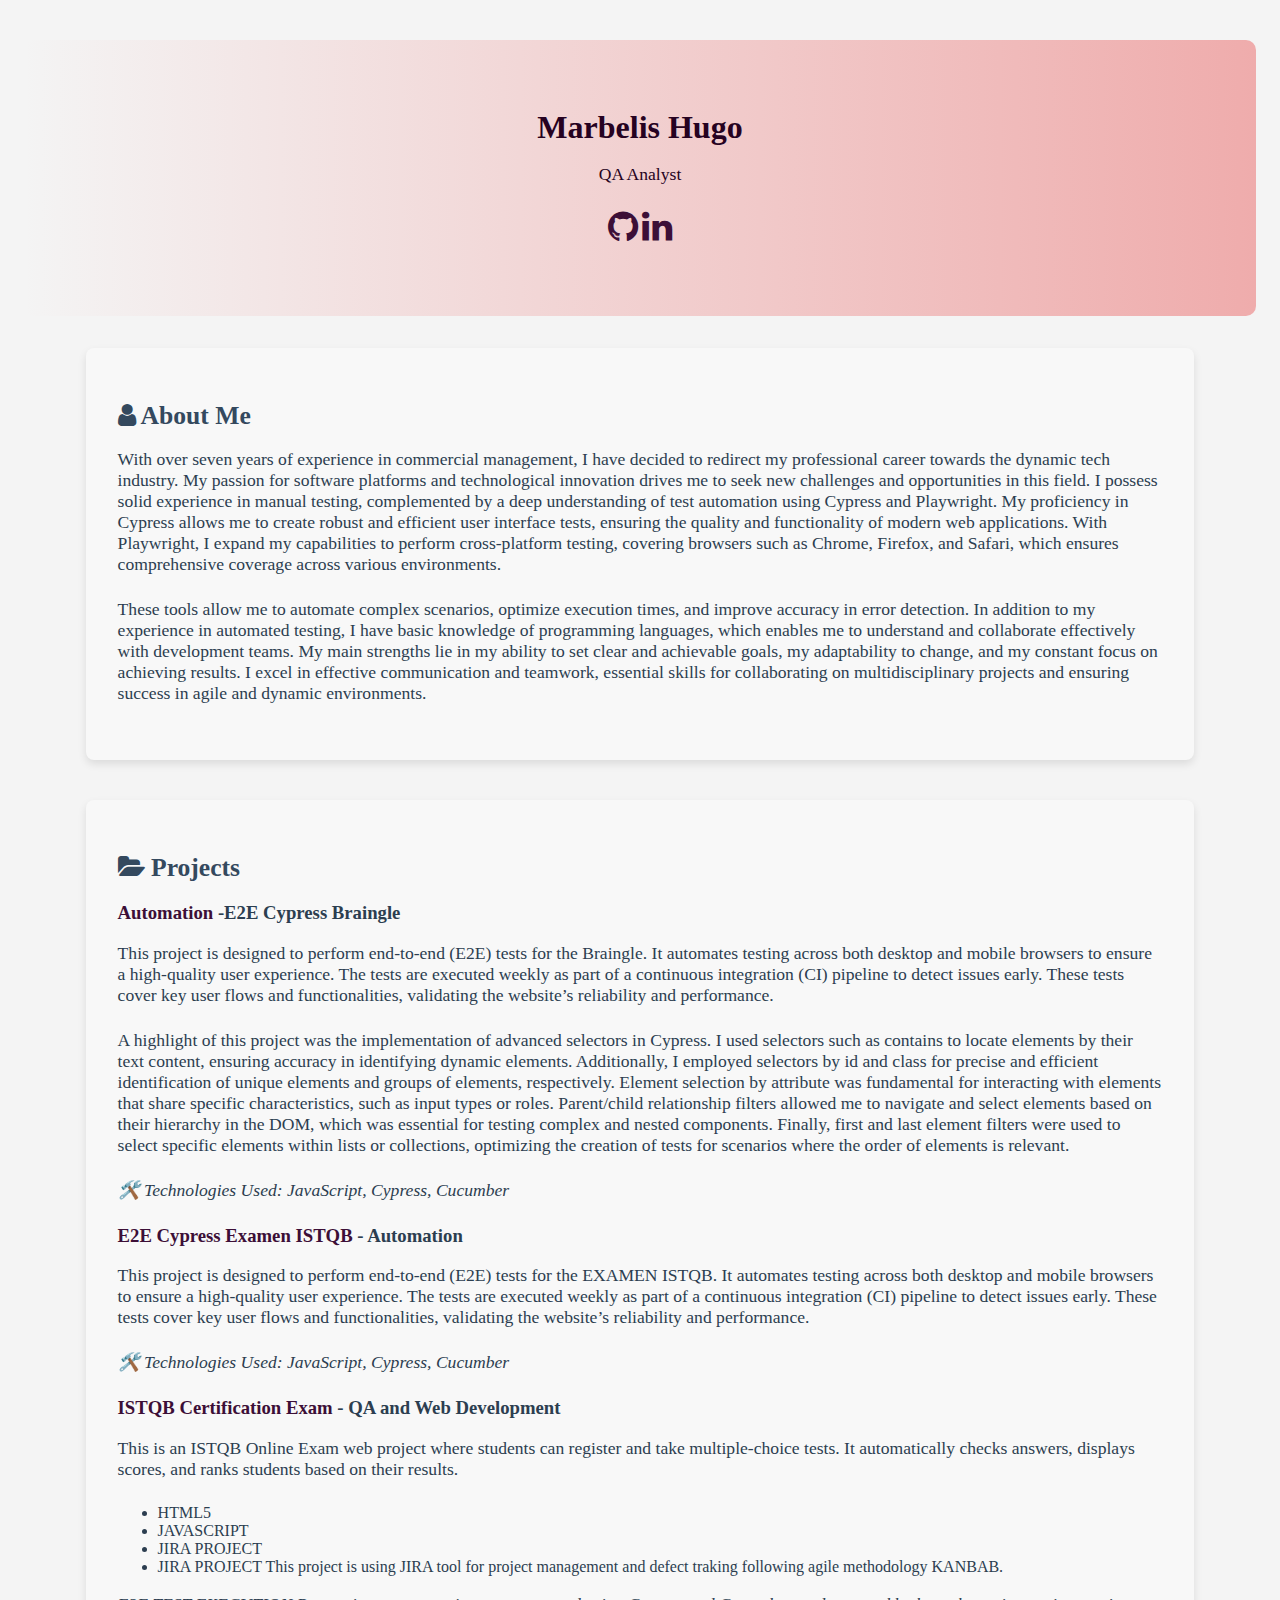
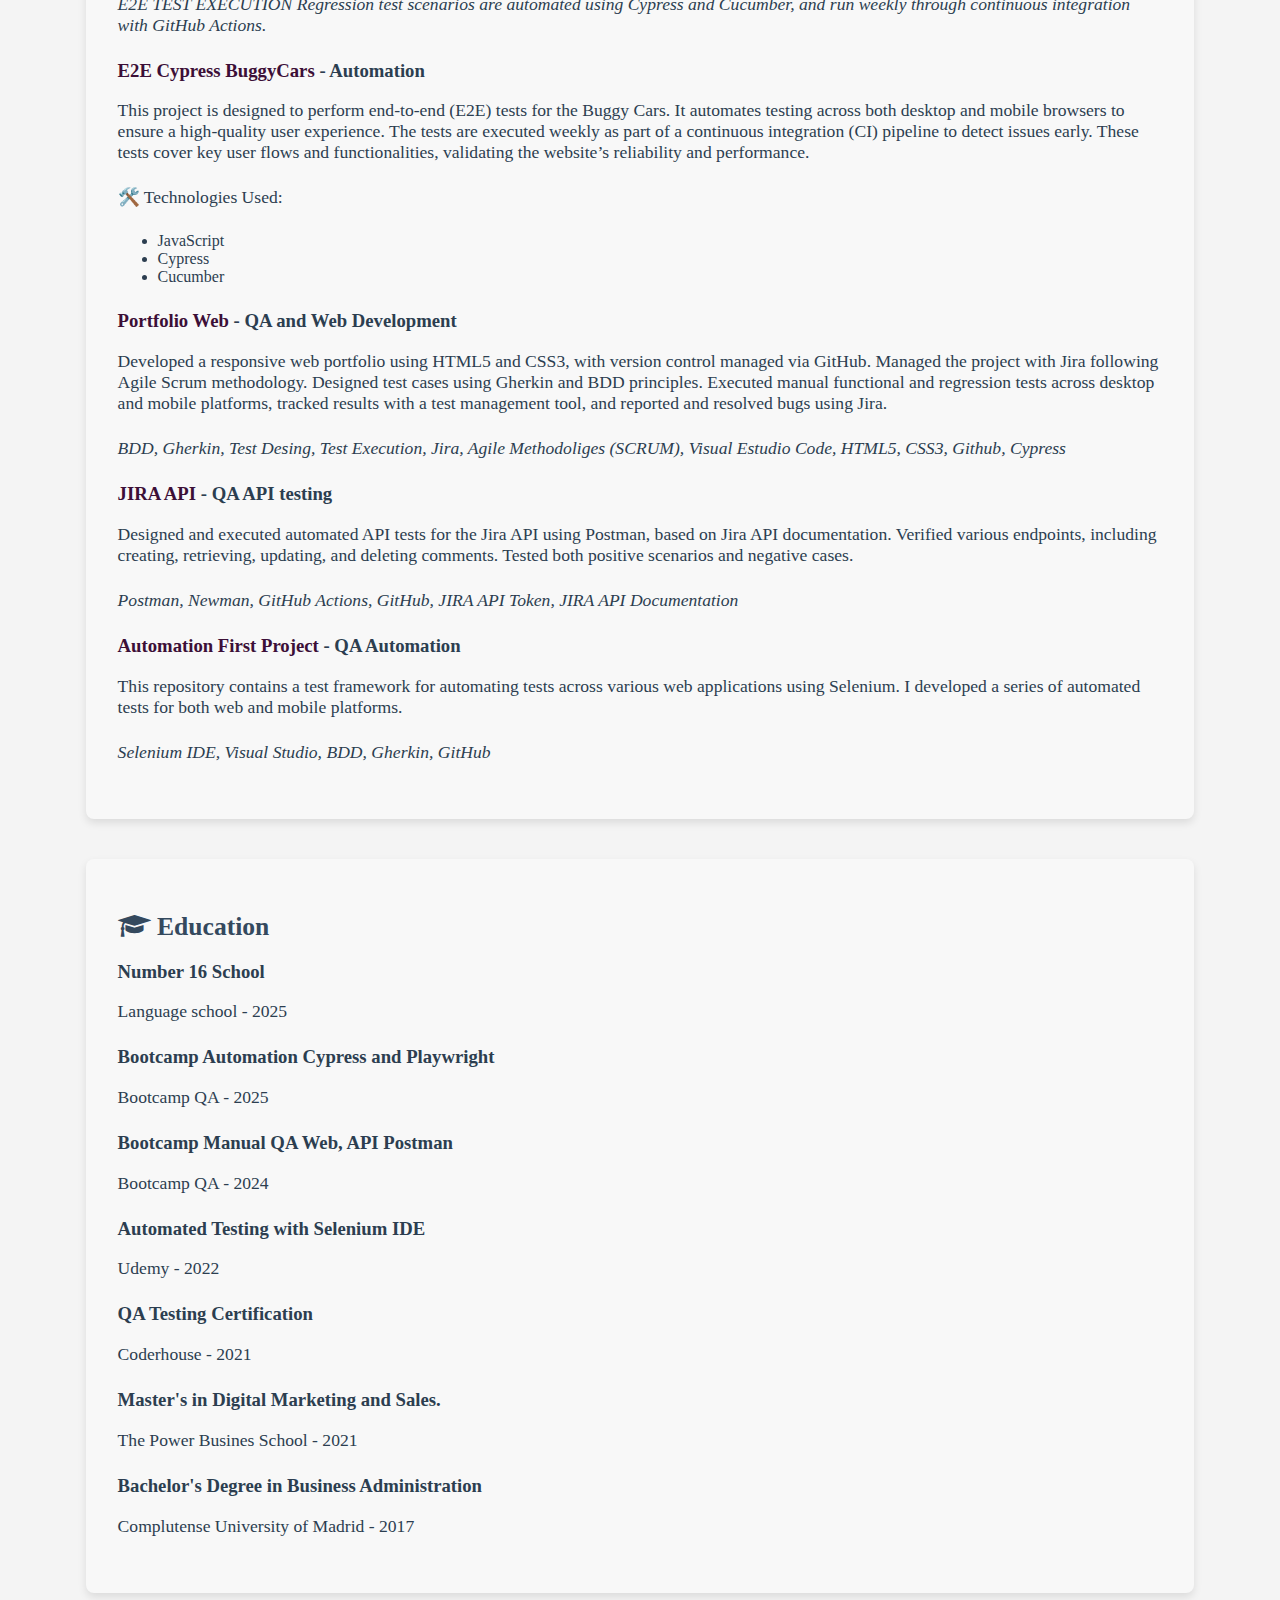
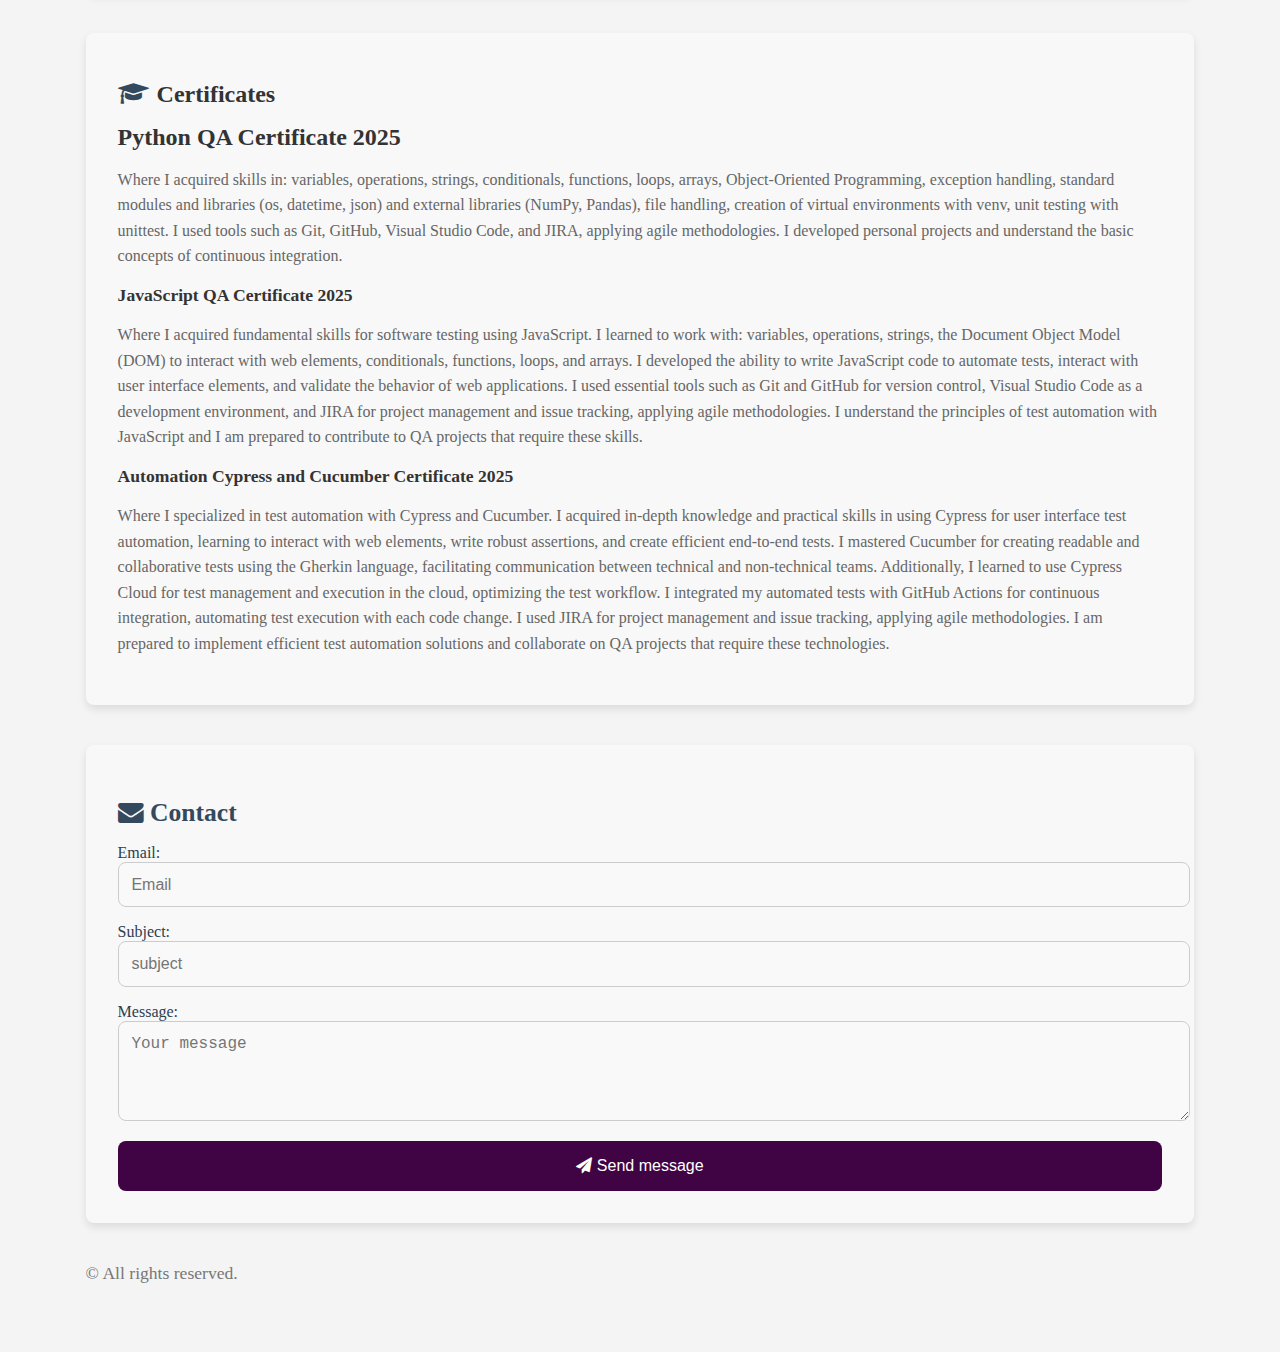
<file: index.html>
<!DOCTYPE html>
<html lang="en">

<head>
  <meta charset="UTF-8">
  <meta name="viewport" content="width=device-width, initial-scale=1.0">
  <meta name="description" content="Portfolio Marbelis Hugo QA">
  <meta name="author" content="Marbelis Hugo">
  <title>"Marbelis Hugo - Portfolio"</title>
  <link href="style.css" rel="stylesheet">
  <!-- Importar Font Awesome para los iconos -->
  <link rel="stylesheet" href="https://cdnjs.cloudflare.com/ajax/libs/font-awesome/4.7.0/css/font-awesome.min.css">
</head>

<body>

  <header>
    <h1>Marbelis Hugo</h1>
    <p>QA Analyst</p>
    <p>
      <a href="https://github.com/marbhg" title="GitHub" class="fa fa-github fa-2x"></a>
      <a></a>
      <a href="https://www.linkedin.com/in/marbelis-h-845909175/" title="LinkedIn" class="fa fa-linkedin fa-2x"></a>
    </p>
  </header>

  <main>
    <section>
      <h2><i class="fa fa-user"></i> About Me</h2>
      <p>With over seven years of experience in commercial management, I have decided to redirect my professional career towards the dynamic tech industry.
         My passion for software platforms and technological innovation drives me to seek new challenges and opportunities in this field.
         I possess solid experience in manual testing, complemented by a deep understanding of test automation using Cypress and Playwright.
        My proficiency in Cypress allows me to create robust and efficient user interface tests, 
        ensuring the quality and functionality of modern web applications. With Playwright, 
        I expand my capabilities to perform cross-platform testing, covering browsers such as Chrome, Firefox, and Safari,
        which ensures comprehensive coverage across various environments.
        <p> These tools allow me to automate complex scenarios,
        optimize execution times, and improve accuracy in error detection.
        In addition to my experience in automated testing, I have basic knowledge of programming languages, 
        which enables me to understand and collaborate effectively with development teams. 
        My main strengths lie in my ability to set clear and achievable goals, my adaptability to change,
         and my constant focus on achieving results. I excel in effective communication and teamwork, 
         essential skills for collaborating on multidisciplinary projects and ensuring success in agile and dynamic environments.</p>
    </section>

    <section>
      <h2><i class="fa fa-folder-open"></i> Projects</h2>

      <h3><a href="https://github.com/marbhg/e2e-cypress-quiz" target="_blank">Automation</a> -E2E Cypress Braingle</h3>
      <p> This project is designed to perform end-to-end (E2E) tests for the Braingle. It automates testing across both desktop and mobile browsers to ensure a 
        high-quality user experience. The tests are executed weekly as part of a continuous integration (CI) pipeline
         to detect issues early. These tests cover key user flows and functionalities, validating the website’s reliability and performance.
         </p>
         <p>A highlight of this project was the implementation of advanced selectors in Cypress. 
          I used selectors such as contains to locate elements by their text content,
           ensuring accuracy in identifying dynamic elements. Additionally, I employed selectors by id and class for precise and
            efficient identification of unique elements and groups of elements, respectively.
          Element selection by attribute was fundamental for interacting with elements that share specific characteristics,
           such as input types or roles. Parent/child relationship filters allowed me to navigate and select elements based on
            their hierarchy in the DOM, which was essential for testing complex and nested components.
         Finally, first and last element filters were used to select specific elements within lists or collections,
          optimizing the creation of tests for scenarios where the order of elements is relevant.</p>
     <p><em>🛠️ Technologies Used: JavaScript, Cypress, Cucumber</p></em>


      <h3><a href="https://github.com/marbhg/e2e-cypress-examenistqb" target="_blank">E2E Cypress Examen ISTQB</a> - Automation</h3>
      <p> This project is designed to perform end-to-end (E2E) tests for the EXAMEN ISTQB. It automates testing across both desktop and mobile browsers to ensure a 
        high-quality user experience. The tests are executed weekly as part of a continuous integration (CI) pipeline
         to detect issues early. These tests cover key user flows and functionalities, validating the website’s reliability and performance. </p>
         <p><em>🛠️ Technologies Used: JavaScript, Cypress, Cucumber</p></em>
     

      <h3><a href="https://github.com/marbhg/istqb-exam-test" target="_blank">ISTQB Certification Exam</a> - QA and Web
        Development</h3>
        <p>This is an ISTQB Online Exam web project where students can register and take multiple-choice tests. 
          It automatically checks answers, displays scores, and ranks students based on their results.</p>
          <ul> 
      <li> HTML5</li>  
      <li>JAVASCRIPT</li>  
      <li>JIRA PROJECT</li>
     <li>JIRA PROJECT This project is using JIRA tool for project management and defect traking following agile methodology KANBAB.</li> 
        </ul>
        <p><em>E2E TEST EXECUTION
          Regression test scenarios are automated using Cypress and Cucumber, and run weekly through continuous integration with
           GitHub Actions.</p></em>


      <h3><a href="https://github.com/marbhg/e2e-cypress-buggycars" target="_blank">E2E Cypress BuggyCars</a> - Automation</h3>
       <p> This project is designed to perform end-to-end (E2E) tests for the Buggy Cars. It automates testing across both desktop and mobile browsers to ensure a 
        high-quality user experience. The tests are executed weekly as part of a continuous integration (CI) pipeline
         to detect issues early. These tests cover key user flows and functionalities, validating the website’s reliability and performance. </p>
    
       <p> 🛠️ Technologies Used:
        <ul>
          <li>JavaScript</li>
          <li>Cypress</li>
          <li>Cucumber</li>
        </ul>
       </p>
     

      <h3><a href="https://github.com/MarQAOrganization/portfolioqa" target="_blank">Portfolio Web</a> - QA and Web
        Development</h3>
      <p>Developed a responsive web portfolio using HTML5 and CSS3, with version control managed via GitHub. Managed the
        project with Jira following Agile Scrum methodology. Designed test cases using Gherkin and BDD principles.
        Executed manual functional and regression tests across desktop and mobile platforms, tracked results with a test
        management tool, and reported and resolved bugs using Jira.</p>
      <p><em>BDD, Gherkin, Test Desing, Test Execution, Jira, Agile Methodoliges (SCRUM), Visual Estudio Code, HTML5,
          CSS3, Github, Cypress</em></p>


      <h3><a href="https://github.com/MarQAOrganization/JIRA-API-TESTS" target="_blank">JIRA API</a> - QA API testing
      </h3>
      <p>Designed and executed automated API tests for the Jira API using Postman, based on Jira API documentation.
        Verified various endpoints, including creating, retrieving, updating, and deleting comments. Tested both
        positive scenarios and negative cases.</p>
      <p><em>Postman, Newman, GitHub Actions, GitHub, JIRA API Token, JIRA API Documentation</em></p>

      <h3><a href="https://yourwebsite.com" target="_blank">Automation First Project</a> - QA Automation
      </h3>
      <p>
        This repository contains a test framework for automating tests across various web applications using Selenium.
        I developed a series of automated tests for both web and mobile platforms.
      </p>
      <p><em>Selenium IDE, Visual Studio, BDD, Gherkin, GitHub</em></p>
    </section>


    <section>
      <h2><i class="fa fa-graduation-cap"></i> Education</h2>
      <h3> Number 16 School</h3>
      <p>Language school - 2025</p>
      <h3> Bootcamp Automation Cypress and Playwright</h3>
      <p>Bootcamp QA - 2025</p>
      <h3> Bootcamp Manual QA Web, API Postman</h3>
      <p>Bootcamp QA - 2024</p>
      <h3>Automated Testing with Selenium IDE</h3>
      <p>Udemy - 2022</p>
      <h3>QA Testing Certification</h3>
      <p>Coderhouse - 2021</p>
      <h3>Master's in Digital Marketing and Sales.</h3>
      <p>The Power Busines School - 2021</p>
      <h3>Bachelor's Degree in Business Administration</h3>
      <p>Complutense University of Madrid - 2017</p>
    </section>

    <section class="certificados">
      <h4><i class="fa fa-graduation-cap"></i>Certificates</h4>
      <h4>Python QA Certificate 2025</h4>
      <p>Where I acquired skills in: variables, operations, strings, conditionals, functions, loops, arrays,
          Object-Oriented Programming, exception handling, standard modules and libraries (os, datetime, json) and external libraries
          (NumPy, Pandas), file handling, creation of virtual environments with venv, unit testing with unittest.
          I used tools such as Git, GitHub, Visual Studio Code, and JIRA, applying agile methodologies.
          I developed personal projects and understand the basic concepts of continuous integration.</p>
      <h5>JavaScript QA Certificate 2025</h5>
      <p>Where I acquired fundamental skills for software testing using JavaScript.
          I learned to work with: variables, operations, strings, the Document Object Model (DOM)
          to interact with web elements, conditionals, functions, loops, and arrays.
          I developed the ability to write JavaScript code to automate tests, interact with user interface elements, and validate the behavior of web applications.
          I used essential tools such as Git and GitHub for version control,
          Visual Studio Code as a development environment, and JIRA for project management and issue tracking,
          applying agile methodologies. I understand the principles of test automation with
          JavaScript and I am prepared to contribute to QA projects that require these skills.</p>
      <h6>Automation Cypress and Cucumber Certificate 2025</h6>
      <p>Where I specialized in test automation with Cypress and Cucumber.
          I acquired in-depth knowledge and practical skills in using Cypress for user interface test automation,
          learning to interact with web elements, write robust assertions, and create efficient end-to-end tests.
          I mastered Cucumber for creating readable and collaborative tests using the Gherkin language,
          facilitating communication between technical and non-technical teams. Additionally, I learned to use Cypress Cloud
          for test management and execution in the cloud, optimizing the test workflow.
          I integrated my automated tests with GitHub Actions for continuous integration,
          automating test execution with each code change. I used JIRA for project management and issue tracking,
          applying agile methodologies.
          I am prepared to implement efficient test automation solutions and collaborate on QA projects
          that require these technologies.</p>
  </section>

    <section>
      <h2><i class="fa fa-envelope"></i> Contact</h2>
      <form
        action="https://docs.google.com/forms/d/e/1FAIpQLSelAH07_exqwX5BQ6-Pu5iBp-cmEMJmW2APO24Xlw60aTkpVQ/formResponse"
        method="POST">

        <!-- Campo de Nombre -->
        <label for="name">Email:</label>
        <input type="email" id="email" name="entry.877029958" placeholder="Email" maxlength="50" required
        title="Introduce un correo válido."><br>

        <!-- Campo de Email -->
        <label for="subject">Subject:</label>
        <input type="tex" id="subject" name="entry.877029958" placeholder="subject" maxlength="10" required><br>

        <!-- Campo de Mensaje -->
        <label for="message">Message:</label>
        <textarea rows="4" id="message" name="entry.465720647" placeholder="Your message" maxlength="150" required
          title="El mensaje no puede estar vacío ni superar los 150 caracteres."></textarea><br>

        <!-- Botón para enviar -->
        <button type="submit"><i class="fa fa-paper-plane"></i> Send message</button>
      </form>
    </section>


    <footer>
      <p>&copy; All rights reserved.</p>
    </footer>

</body>

</html>
</file>
<file: style.css>
body {
  background: rgba(239, 183, 238, 0.3); /* Lila background with 10% opacity */
  font-size: 1rem;
  color: #2c3e50;
  background-color: #f4f4f4;
  padding: 2rem 1rem;
  text-align: center;
}

header {
  background-image: linear-gradient(to right, rgba(239, 139, 243, 0), rgb(239, 172, 172));
  color: rgb(38, 2, 33);
  padding: 3rem 2rem;
  margin-bottom: 2rem;
  border-radius: 10px
}

h1 {
  font-size: 2rem;
  margin-bottom: 1rem;
}

p {
  font-size: 1.1rem;
  margin-bottom: 1.5rem;
}

a {
  color: #3c0f37;
  text-decoration: none;
}

a:hover {
  color: #2980b9;
}

main {
  margin: auto 5%;
  text-align: left;
}

section {
  margin-bottom: 2.5rem;
  background-color: #f8f8f8; /* Fondo gris claro */
  padding: 2rem; /* Aumentar el padding para mejor visualización */
  border-radius: 8px; /* Mantener bordes redondeados */
  box-shadow: 0 4px 8px rgba(0, 0, 0, 0.1); /* Mantener sombra */
}

h2 {
  font-size: 1.6rem;
  margin-bottom: 1rem;
  color: #34495e;
}

/* Estilos del formulario */
form {
  width: 100%;
}

input, textarea {
  width: 100%;
  padding: 0.8rem;
  margin-bottom: 1rem;
  font-size: 1rem;
  border: 1px solid #ccc;
  border-radius: 0.5rem;
  background-color: #f9f9f9;
}

button {
  width: 100%;
  padding: 1rem;
  background-color: #400344;
  color: white;
  border: none;
  border-radius: 0.5rem;
  font-size: 1rem;
}

button:hover {
  background-color: #400344;
}

footer {
  margin-top: 2rem;
  font-size: 0.9rem;
  color: #777;
}


/* Estilos específicos para la sección de Certificados */
section.certificados {
  background-color: #f8f8f8;
  padding: 2rem;
  border-radius: 8px;
  margin-bottom: 2.5rem;
  box-shadow: 0 4px 8px rgba(0, 0, 0, 0.1);
}

section.certificados h4,
section.certificados h5,
section.certificados h6 {
  color: #333;
  margin-bottom: 1rem;
  margin-top: 1rem;
  font-weight: bold;
}

section.certificados p {
  color: #666;
  line-height: 1.6;
  margin-bottom: 1rem;
  font-size: 1rem; /* Reducir el tamaño de la fuente a 0.9rem */
}

section.certificados i.fa-graduation-cap {
  color: #34495e;
  margin-right: 0.5rem;
}

section.certificados h4 {
  font-size: 1.5rem;
}

section.certificados h5 {
  font-size: 1.1rem;
}

section.certificados h6 {
  font-size: 1.1rem;
}
</file>
